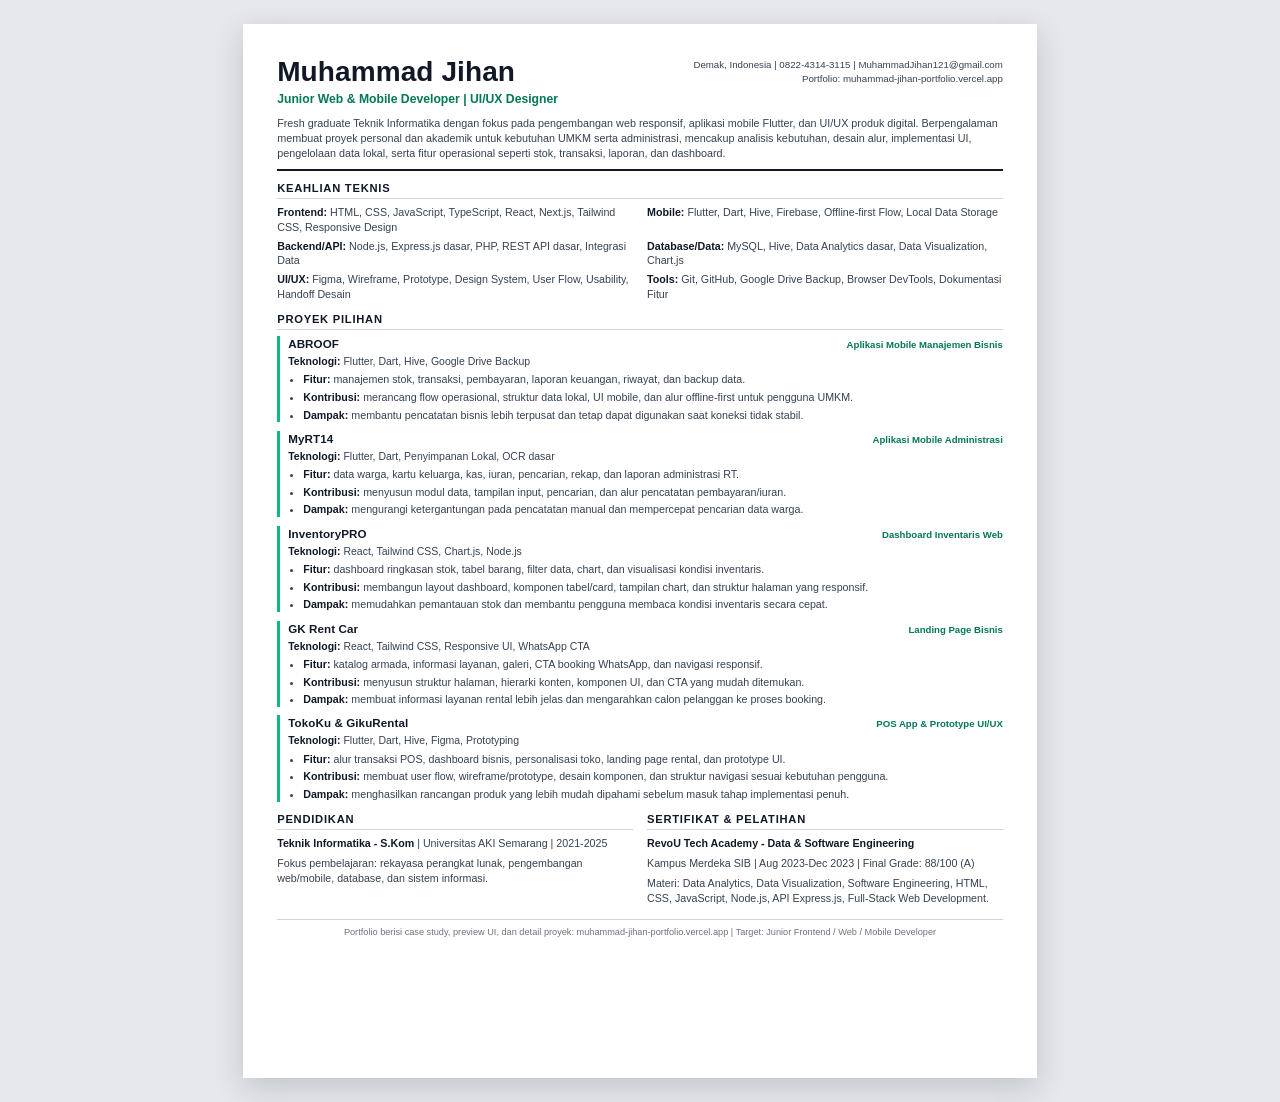
<file: documents/muhammad-jihan-cv.html>
<!doctype html>
<html lang="id">
  <head>
    <meta charset="UTF-8" />
    <meta name="viewport" content="width=device-width, initial-scale=1.0" />
    <title>CV Muhammad Jihan</title>
    <style>
      @page {
        size: A4;
        margin: 9mm;
      }

      * {
        box-sizing: border-box;
      }

      html,
      body {
        margin: 0;
        padding: 0;
      }

      body {
        color: #111827;
        font-family: Arial, Helvetica, sans-serif;
        font-size: 10.7px;
        line-height: 1.38;
        background: #ffffff;
      }

      h1,
      h2,
      h3,
      p {
        margin: 0;
      }

      a {
        color: inherit;
        text-decoration: none;
      }

      .page {
        width: 100%;
        min-height: 279mm;
      }

      .header {
        border-bottom: 2.4px solid #111827;
        padding-bottom: 8px;
      }

      .topline {
        align-items: flex-start;
        display: flex;
        gap: 16px;
        justify-content: space-between;
      }

      .name {
        font-size: 28px;
        font-weight: 800;
        letter-spacing: 0.1px;
        line-height: 1;
      }

      .role {
        color: #047857;
        font-size: 12.2px;
        font-weight: 700;
        margin-top: 5px;
      }

      .contact {
        color: #374151;
        font-size: 9.7px;
        line-height: 1.45;
        text-align: right;
        white-space: nowrap;
      }

      .summary {
        color: #374151;
        font-size: 10.8px;
        margin-top: 8px;
      }

      .section {
        margin-top: 10px;
      }

      .section-title {
        border-bottom: 1.4px solid #d1d5db;
        color: #111827;
        font-size: 11.2px;
        font-weight: 800;
        letter-spacing: 0.75px;
        margin-bottom: 6px;
        padding-bottom: 2px;
        text-transform: uppercase;
      }

      .skills-grid {
        display: grid;
        gap: 4px 14px;
        grid-template-columns: 1fr 1fr;
      }

      .skill-line,
      .project-meta,
      .edu-line,
      li {
        color: #374151;
      }

      .skill-line strong,
      .project-meta strong,
      .edu-line strong,
      li strong {
        color: #111827;
      }

      .project {
        border-left: 3.5px solid #10b981;
        margin-bottom: 8.5px;
        padding-left: 8px;
      }

      .project-head {
        align-items: baseline;
        display: flex;
        gap: 10px;
        justify-content: space-between;
      }

      .project-title {
        font-size: 11.6px;
        font-weight: 800;
        letter-spacing: 0.1px;
      }

      .project-type {
        color: #047857;
        font-size: 9.6px;
        font-weight: 700;
        white-space: nowrap;
      }

      .project-meta {
        font-size: 10.5px;
        margin-top: 2px;
      }

      ul {
        margin: 4px 0 0;
        padding-left: 15px;
      }

      li {
        margin-bottom: 2.8px;
      }

      .two-col {
        display: grid;
        gap: 14px;
        grid-template-columns: 1fr 1fr;
      }

      .edu-line {
        margin-bottom: 5px;
      }

      .footer {
        border-top: 1.3px solid #d1d5db;
        color: #6b7280;
        font-size: 9.2px;
        margin-top: 9px;
        padding-top: 6px;
        text-align: center;
      }

      @media screen {
        body {
          background: #e5e7eb;
          padding: 24px 0;
        }

        .page {
          background: #ffffff;
          box-shadow: 0 10px 28px rgba(17, 24, 39, 0.16);
          margin: 0 auto;
          padding: 9mm;
          width: 210mm;
        }
      }

      @media print {
        body {
          background: #ffffff;
        }

        .page {
          padding: 0;
        }
      }
    </style>
  </head>
  <body>
    <main class="page">
      <header class="header">
        <div class="topline">
          <div>
            <h1 class="name">Muhammad Jihan</h1>
            <p class="role">Junior Web & Mobile Developer | UI/UX Designer</p>
          </div>
          <div class="contact">
            Demak, Indonesia | 0822-4314-3115 | MuhammadJihan121@gmail.com<br />
            Portfolio: <a href="https://muhammad-jihan-portfolio.vercel.app">muhammad-jihan-portfolio.vercel.app</a>
          </div>
        </div>
        <p class="summary">
          Fresh graduate Teknik Informatika dengan fokus pada pengembangan web responsif, aplikasi mobile Flutter, dan UI/UX produk digital. Berpengalaman membuat proyek personal dan akademik untuk kebutuhan UMKM serta administrasi,
          mencakup analisis kebutuhan, desain alur, implementasi UI, pengelolaan data lokal, serta fitur operasional seperti stok, transaksi, laporan, dan dashboard.
        </p>
      </header>

      <section class="section">
        <h2 class="section-title">Keahlian Teknis</h2>
        <div class="skills-grid">
          <p class="skill-line"><strong>Frontend:</strong> HTML, CSS, JavaScript, TypeScript, React, Next.js, Tailwind CSS, Responsive Design</p>
          <p class="skill-line"><strong>Mobile:</strong> Flutter, Dart, Hive, Firebase, Offline-first Flow, Local Data Storage</p>
          <p class="skill-line"><strong>Backend/API:</strong> Node.js, Express.js dasar, PHP, REST API dasar, Integrasi Data</p>
          <p class="skill-line"><strong>Database/Data:</strong> MySQL, Hive, Data Analytics dasar, Data Visualization, Chart.js</p>
          <p class="skill-line"><strong>UI/UX:</strong> Figma, Wireframe, Prototype, Design System, User Flow, Usability, Handoff Desain</p>
          <p class="skill-line"><strong>Tools:</strong> Git, GitHub, Google Drive Backup, Browser DevTools, Dokumentasi Fitur</p>
        </div>
      </section>

      <section class="section">
        <h2 class="section-title">Proyek Pilihan</h2>

        <article class="project">
          <div class="project-head">
            <h3 class="project-title">ABROOF</h3>
            <span class="project-type">Aplikasi Mobile Manajemen Bisnis</span>
          </div>
          <p class="project-meta"><strong>Teknologi:</strong> Flutter, Dart, Hive, Google Drive Backup</p>
          <ul>
            <li><strong>Fitur:</strong> manajemen stok, transaksi, pembayaran, laporan keuangan, riwayat, dan backup data.</li>
            <li><strong>Kontribusi:</strong> merancang flow operasional, struktur data lokal, UI mobile, dan alur offline-first untuk pengguna UMKM.</li>
            <li><strong>Dampak:</strong> membantu pencatatan bisnis lebih terpusat dan tetap dapat digunakan saat koneksi tidak stabil.</li>
          </ul>
        </article>

        <article class="project">
          <div class="project-head">
            <h3 class="project-title">MyRT14</h3>
            <span class="project-type">Aplikasi Mobile Administrasi</span>
          </div>
          <p class="project-meta"><strong>Teknologi:</strong> Flutter, Dart, Penyimpanan Lokal, OCR dasar</p>
          <ul>
            <li><strong>Fitur:</strong> data warga, kartu keluarga, kas, iuran, pencarian, rekap, dan laporan administrasi RT.</li>
            <li><strong>Kontribusi:</strong> menyusun modul data, tampilan input, pencarian, dan alur pencatatan pembayaran/iuran.</li>
            <li><strong>Dampak:</strong> mengurangi ketergantungan pada pencatatan manual dan mempercepat pencarian data warga.</li>
          </ul>
        </article>

        <article class="project">
          <div class="project-head">
            <h3 class="project-title">InventoryPRO</h3>
            <span class="project-type">Dashboard Inventaris Web</span>
          </div>
          <p class="project-meta"><strong>Teknologi:</strong> React, Tailwind CSS, Chart.js, Node.js</p>
          <ul>
            <li><strong>Fitur:</strong> dashboard ringkasan stok, tabel barang, filter data, chart, dan visualisasi kondisi inventaris.</li>
            <li><strong>Kontribusi:</strong> membangun layout dashboard, komponen tabel/card, tampilan chart, dan struktur halaman yang responsif.</li>
            <li><strong>Dampak:</strong> memudahkan pemantauan stok dan membantu pengguna membaca kondisi inventaris secara cepat.</li>
          </ul>
        </article>

        <article class="project">
          <div class="project-head">
            <h3 class="project-title">GK Rent Car</h3>
            <span class="project-type">Landing Page Bisnis</span>
          </div>
          <p class="project-meta"><strong>Teknologi:</strong> React, Tailwind CSS, Responsive UI, WhatsApp CTA</p>
          <ul>
            <li><strong>Fitur:</strong> katalog armada, informasi layanan, galeri, CTA booking WhatsApp, dan navigasi responsif.</li>
            <li><strong>Kontribusi:</strong> menyusun struktur halaman, hierarki konten, komponen UI, dan CTA yang mudah ditemukan.</li>
            <li><strong>Dampak:</strong> membuat informasi layanan rental lebih jelas dan mengarahkan calon pelanggan ke proses booking.</li>
          </ul>
        </article>

        <article class="project">
          <div class="project-head">
            <h3 class="project-title">TokoKu & GikuRental</h3>
            <span class="project-type">POS App & Prototype UI/UX</span>
          </div>
          <p class="project-meta"><strong>Teknologi:</strong> Flutter, Dart, Hive, Figma, Prototyping</p>
          <ul>
            <li><strong>Fitur:</strong> alur transaksi POS, dashboard bisnis, personalisasi toko, landing page rental, dan prototype UI.</li>
            <li><strong>Kontribusi:</strong> membuat user flow, wireframe/prototype, desain komponen, dan struktur navigasi sesuai kebutuhan pengguna.</li>
            <li><strong>Dampak:</strong> menghasilkan rancangan produk yang lebih mudah dipahami sebelum masuk tahap implementasi penuh.</li>
          </ul>
        </article>
      </section>

      <section class="section two-col">
        <div>
          <h2 class="section-title">Pendidikan</h2>
          <p class="edu-line"><strong>Teknik Informatika - S.Kom</strong> | Universitas AKI Semarang | 2021-2025</p>
          <p class="edu-line">Fokus pembelajaran: rekayasa perangkat lunak, pengembangan web/mobile, database, dan sistem informasi.</p>
        </div>
        <div>
          <h2 class="section-title">Sertifikat & Pelatihan</h2>
          <p class="edu-line"><strong>RevoU Tech Academy - Data & Software Engineering</strong></p>
          <p class="edu-line">Kampus Merdeka SIB | Aug 2023-Dec 2023 | Final Grade: 88/100 (A)</p>
          <p class="edu-line">Materi: Data Analytics, Data Visualization, Software Engineering, HTML, CSS, JavaScript, Node.js, API Express.js, Full-Stack Web Development.</p>
        </div>
      </section>

      <p class="footer">Portfolio berisi case study, preview UI, dan detail proyek: <a href="https://muhammad-jihan-portfolio.vercel.app">muhammad-jihan-portfolio.vercel.app</a> | Target: Junior Frontend / Web / Mobile Developer</p>
    </main>
  </body>
</html>
</file>
